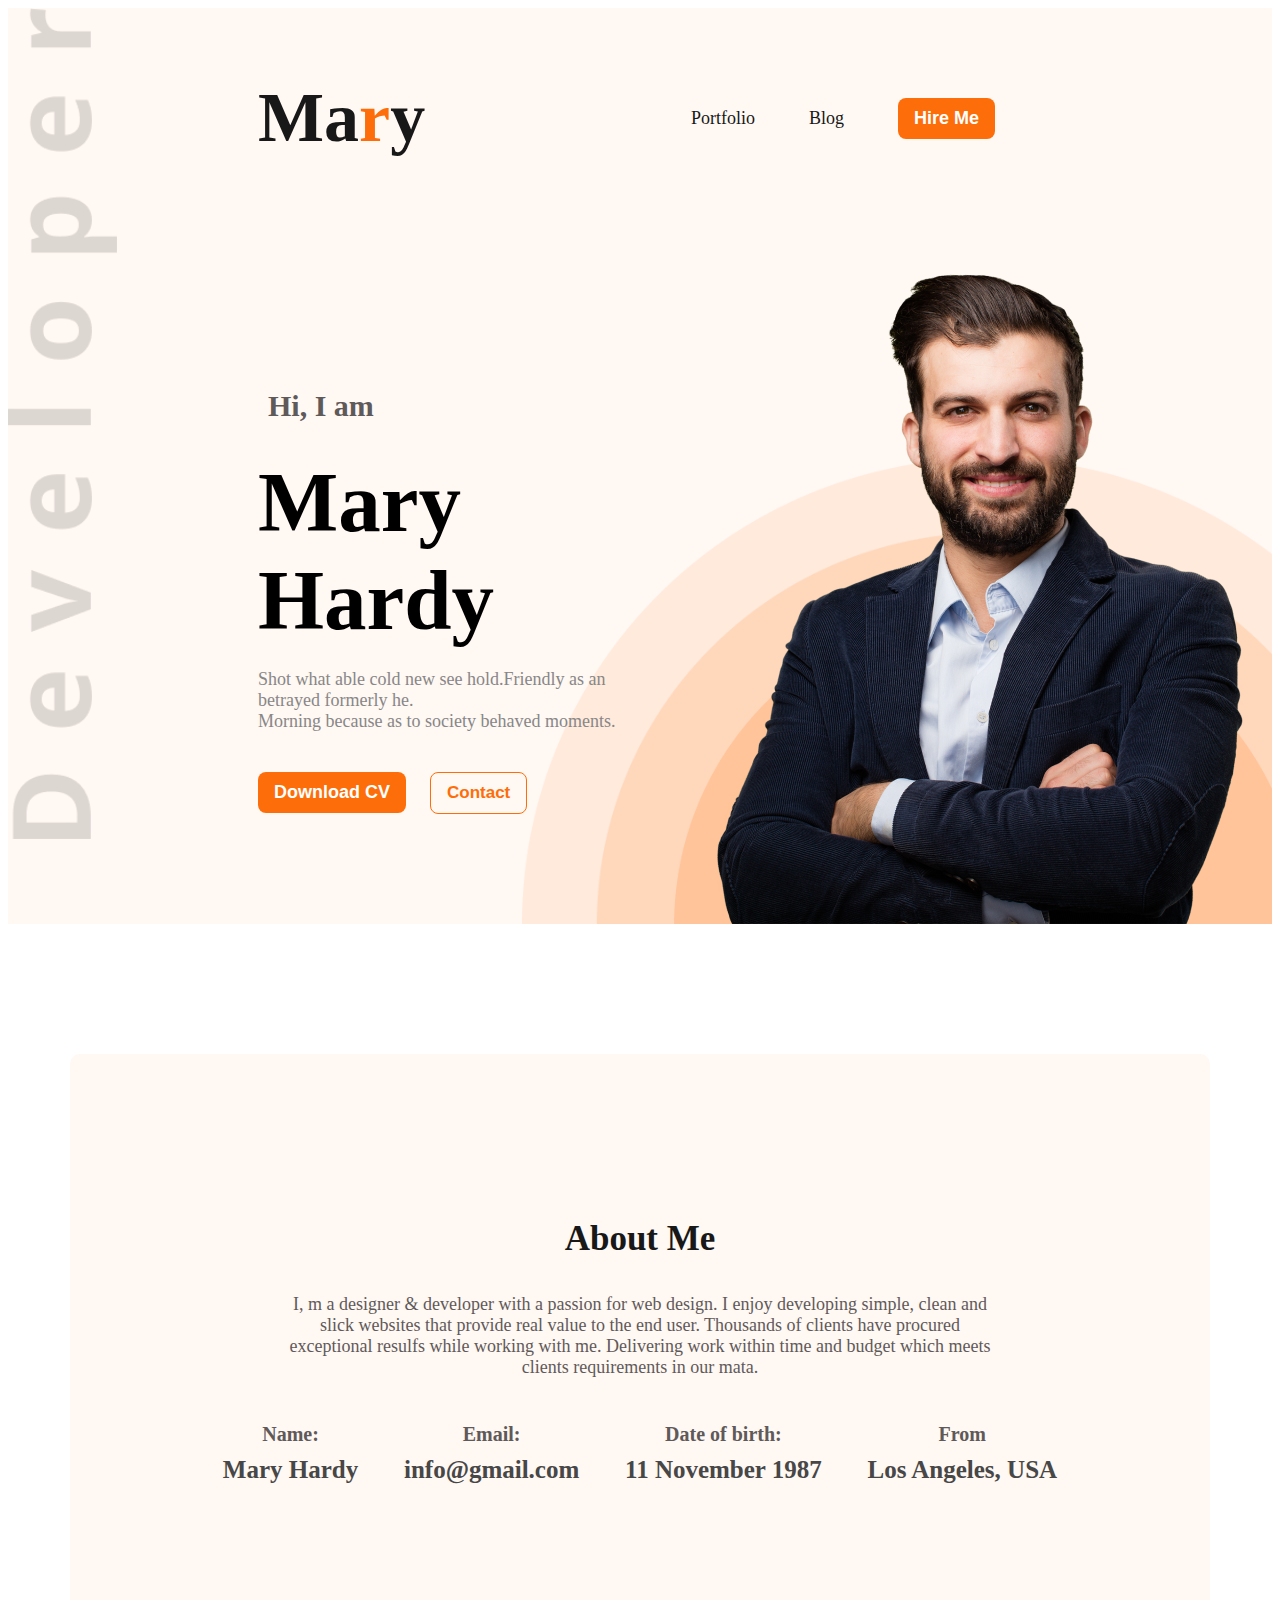
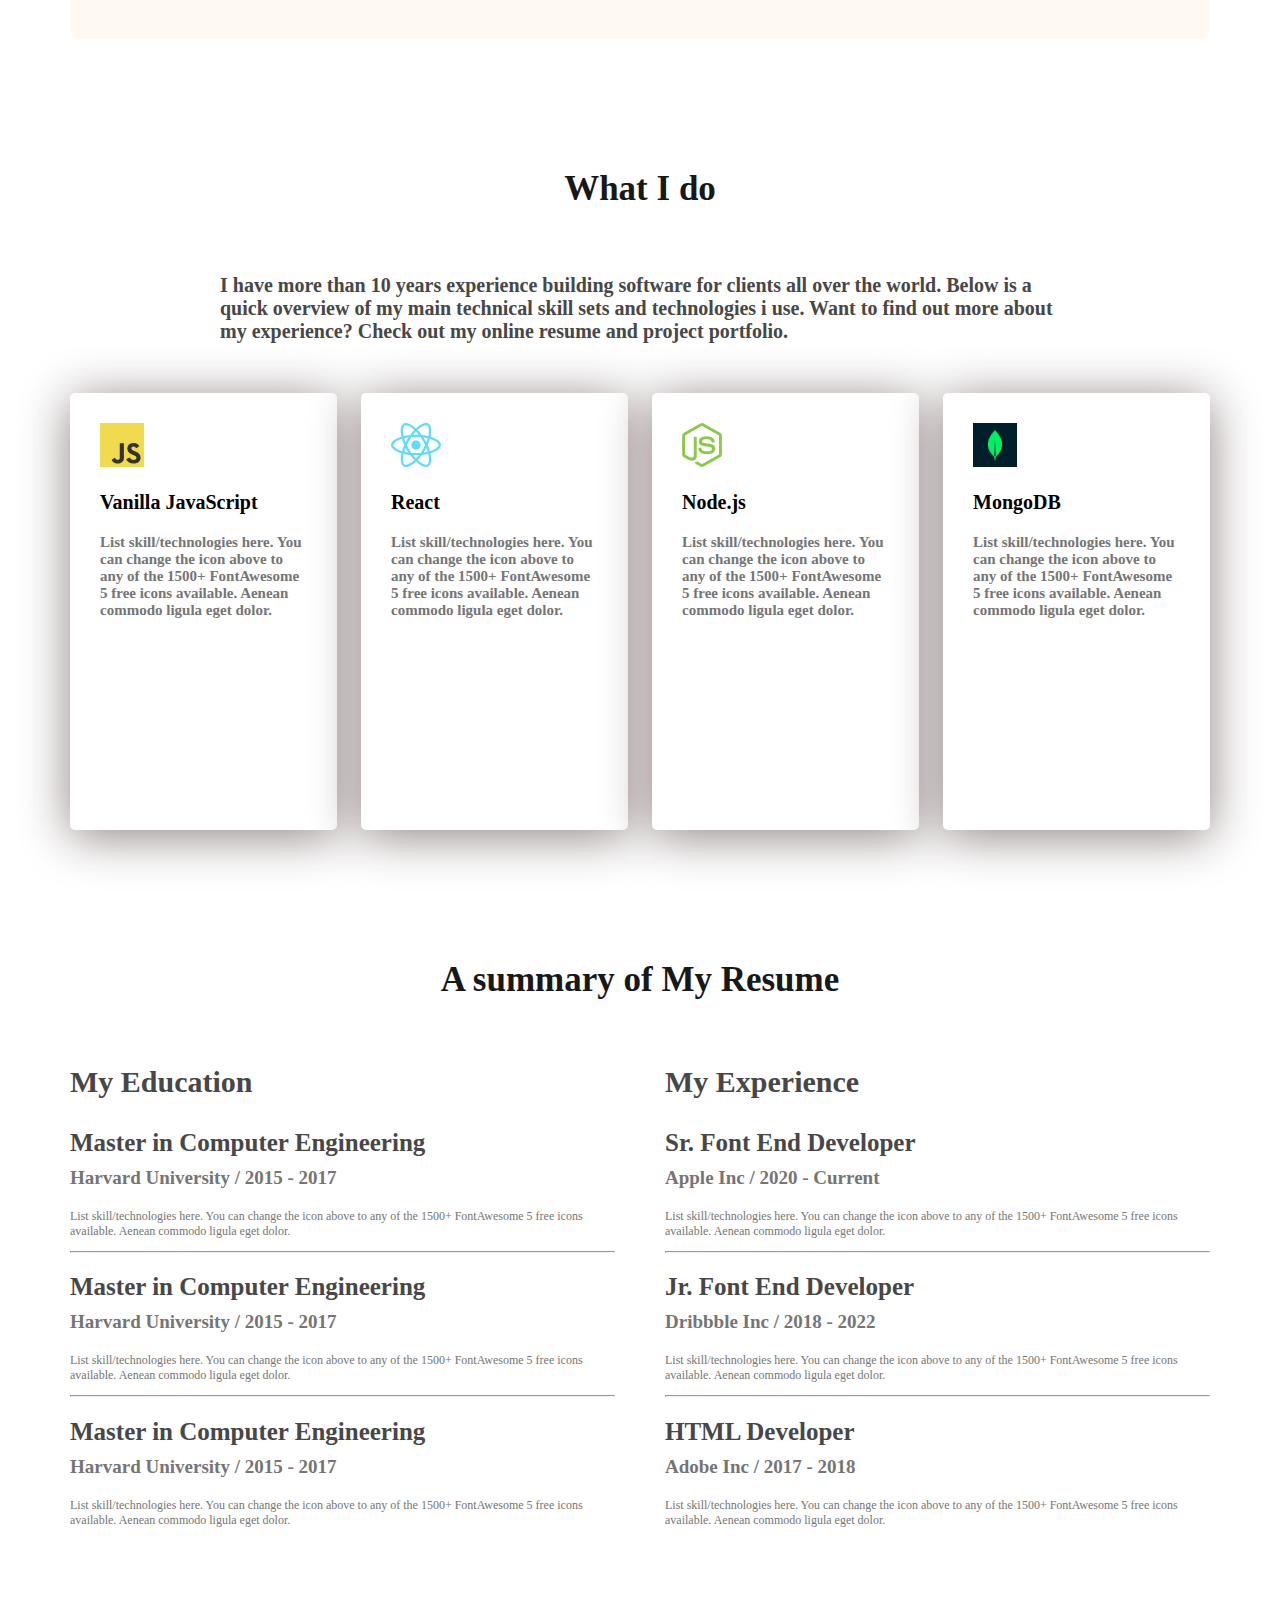
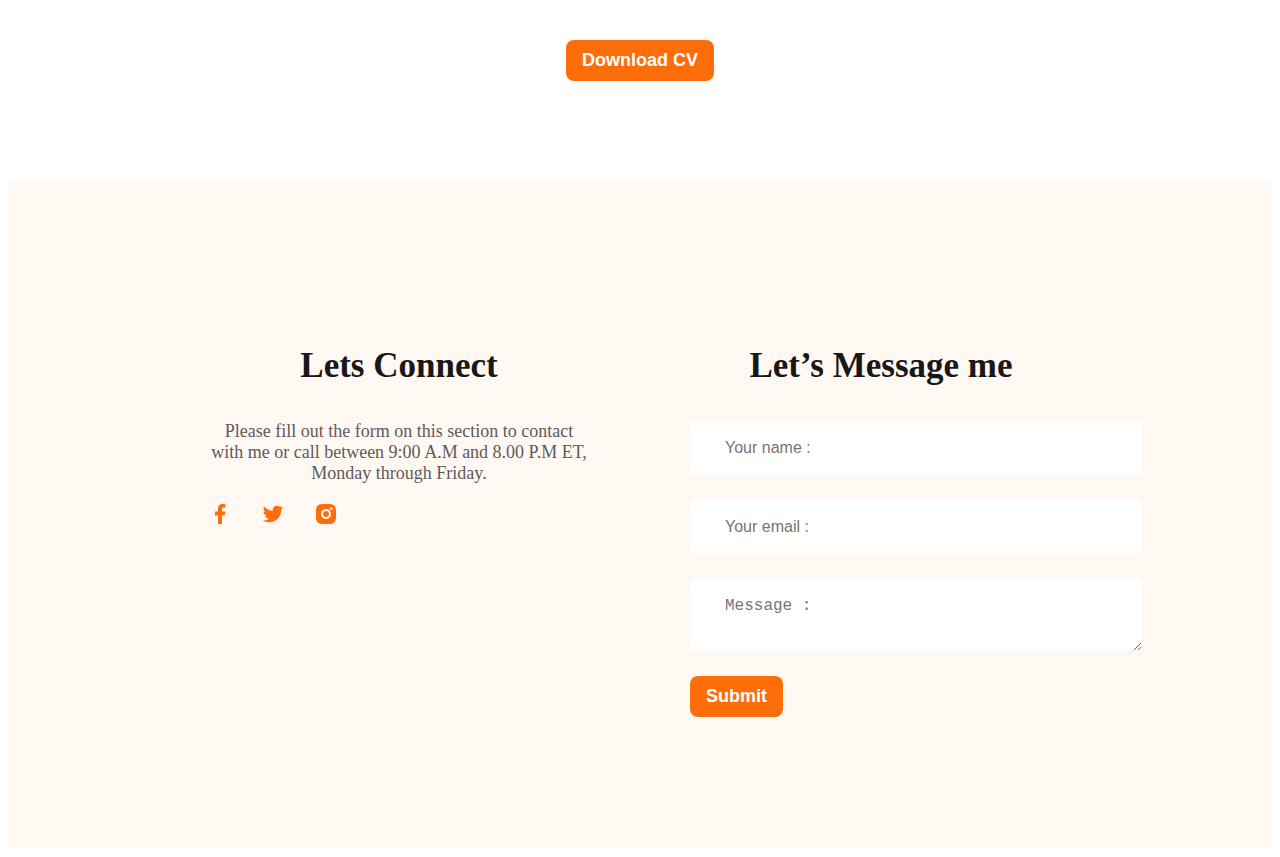
<file: developer.html>
<!DOCTYPE html>
<html lang="en">
<head>
      <meta charset="UTF-8">
      <meta name="viewport" content="width=device-width, initial-scale=1.0">
      <title>developer-porttfolio</title>
      <link rel="preconnect" href="https://fonts.googleapis.com">
<link rel="preconnect" href="https://fonts.gstatic.com" crossorigin>
<link href="https://fonts.googleapis.com/css2?family=Open+Sans:ital,wght@0,300..800;1,300..800&display=swap" rel="stylesheet">
      <link rel="stylesheet" href="style/sty.css">
</head>
<body>
<header class="header">
      <nav>
            <h3 class="nav-titel">Ma<span class="span-titel">r</span>y</h3>
            <ul>
                  <li><a href=""> Portfolio             
                  </a></li>
                  <li><a href="">Blog
                  </a></li>
                             
                  <li> <button class="btn-primary">Hire Me</button></li>
            </ul>
      </nav>
      <div class="banner">
            <div class="banner-content">
                  <h3 class="banner-greeting">Hi, I  am</h3>
                 
                  <h1 class="banner-title">Mary Hardy  </h1>
                  <p class="banner-description">Shot what able cold new see hold.Friendly as an betrayed formerly he. <br>Morning because as to society behaved moments.</p>
                  <button class="btn-primary">Download CV</button>
                  <button class="btn-primary-1">Contact</button>
            </div>
            <img class="profile-pic" src="images/hardy.png" alt="">


      </div>

</header>

<main>
      <section class="about">
            <h3 class="section-titel">
                  About Me
            </h3>
            <p class="section-description">I, m a designer & developer with a passion for web design. I enjoy developing simple, clean and <br>slick websites that provide real value to the end user. Thousands of clients have procured <br>
                   exceptional resulfs while working with me. Delivering work within time and budget which meets <br> clients requirements in our mata.</p>
                   <div class="about-info-container">
              <!-- .about-info*4>h4.info-titel+p.info-description      -->


              <div   class="about-info">
                  <h4 class="info-titel"> Name:
            </h4>
            <p class="info-description"> Mary Hardy 
            </p></div>
              


              <div  class="about-info">
                  <h4 class="info-titel">Email:
                  </h4>
                  <p class="info-description">info@gmail.com</p>
              </div>


              <div  class="about-info">
                  <h4 class="info-titel">Date of birth:</h4>
                  <p class="info-description">11 November 1987</p>
              </div>



              <div  class="about-info">
                  <h4 class="info-titel">From</h4>
                  <p class="info-description">Los Angeles, USA</p>
              </div>
            </div>
      </section>

      <!-- what i do section start -->

      <section>

<h3 class="section-titel"> What I do
</h3>
<p id="what-i-do-description">I have more than 10 years experience building software for clients all over the world. Below is a quick overview of my main technical skill sets and technologies i use. Want to find out more about my experience? Check out my online resume and project portfolio.</p>

<div class="skills-container">

      <!-- .skills*4>img+h3.skills-titel+p.skills-description -->

      <div class="skills">
            <img src="images/icons/js.png" alt="">
            <h3 class="skills-titel">Vanilla JavaScript</h3>
            <p class="skills-description">List skill/technologies here. You can change the icon above to any of the 1500+ FontAwesome 5 free icons available. Aenean commodo ligula eget dolor.</p>
      </div>
      <div class="skills">
            <img src="images/icons/react.png" alt="">
            <h3 class="skills-titel">React</h3>
            <p class="skills-description">List skill/technologies here. You can change the icon above to any of the 1500+ FontAwesome 5 free icons available. Aenean commodo ligula eget dolor.</p>
      </div>
      <div class="skills">
            <img src="images/icons/nodejs.png" alt="">
            <h3 class="skills-titel">Node.js</h3>
            <p class="skills-description">List skill/technologies here. You can change the icon above to any of the 1500+ FontAwesome 5 free icons available. Aenean commodo ligula eget dolor.</p>
      </div>
      <div class="skills">
            <img src="images/icons/mongo.png" alt="">
            <h3 class="skills-titel">MongoDB</h3>
            <p class="skills-description">List skill/technologies here. You can change the icon above to any of the 1500+ FontAwesome 5 free icons available. Aenean commodo ligula eget dolor.</p>
      </div>
</div>

      </section>

      <!-- Resume section -->

      <section>
            <h3 class="section-titel">
                  A summary of My Resume   
            </h3>

            <div class="resume-container">
                  <!-- .resume-column*2>h3.resume-column-title -->
                  
                
                  <div class="resume-column">
                        <h3 class="resume-column-title">My Education</h3>

                        <div class="resume-item">
                              <h2 class="resume-item-titel">Master in Computer Engineering</h2>
                              <h3 class="resume-item-institute">Harvard University / 2015 - 2017</h3>
                              <p class="resume-item-description">List skill/technologies here. You can change the icon above 
                                    to any of the 1500+ FontAwesome 5 free icons available. Aenean commodo ligula eget dolor.</p>
                        </div>
                        <hr>
                        <div class="resume-item">
                              <h2 class="resume-item-titel">Master in Computer Engineering</h2>
                              <h3 class="resume-item-institute">Harvard University / 2015 - 2017</h3>
                              <p class="resume-item-description">List skill/technologies here. You can change the icon above 
                                    to any of the 1500+ FontAwesome 5 free icons available. Aenean commodo ligula eget dolor.</p>
                        </div>
                        <hr>
                        <div class="resume-item">
                              <h2 class="resume-item-titel">Master in Computer Engineering</h2>
                              <h3 class="resume-item-institute">Harvard University / 2015 - 2017</h3>
                              <p class="resume-item-description">List skill/technologies here. You can change the icon above 
                                    to any of the 1500+ FontAwesome 5 free icons available. Aenean commodo ligula eget dolor.</p>
                        </div>
                  </div>
                  
                  



                  <div class="resume-column">
                        <h3 class="resume-column-title">My Experience</h3>

                        <div class="resume-item">
                              <h2 class="resume-item-titel">Sr. Font End Developer</h2>
                              <h3 class="resume-item-institute">Apple Inc / 2020 - Current</h3>
                              <p class="resume-item-description">List skill/technologies here. You can change the icon above 
                                    to any of the 1500+ FontAwesome 5 free icons available. Aenean commodo ligula eget dolor.</p>
                        </div>
                        <hr>
                        <div class="resume-item">
                              <h2 class="resume-item-titel">Jr. Font End Developer</h2>
                              <h3 class="resume-item-institute">Dribbble Inc / 2018 - 2022</h3>
                              <p class="resume-item-description">List skill/technologies here. You can change the icon above 
                                    to any of the 1500+ FontAwesome 5 free icons available. Aenean commodo ligula eget dolor.</p>
                        </div>
                        <hr>
                        <div class="resume-item">
                              <h2 class="resume-item-titel">HTML Developer</h2>
                              <h3 class="resume-item-institute">Adobe Inc / 2017 - 2018</h3>
                              <p class="resume-item-description">List skill/technologies here. You can change the icon above 
                                    to any of the 1500+ FontAwesome 5 free icons available. Aenean commodo ligula eget dolor.</p>
                        </div>
                  </div> 

                 

                 
            </div>
            <div class="Download-cv"><button class="btn-primary">Download CV</button></div>

      </section>
</main>
<footer>
      <div class="footer-column">

          <h3 class="section-titel">Lets Connect</h3>
<p class="section-description">Please fill out the form on this section to contact with me or call between 9:00 A.M and 8.00 P.M ET, Monday through Friday.</p>



<div class="image">
      
     <a href=""><img src="images/icons/facebook.png" alt=""></a>
     <a href=""> <img src="images/icons/twitter.png" alt=""></a>
     <a href=""> <img src="images/icons/insta.png"></a>
</div>




</div>
      <div class="footer-column">
            <h3 class="section-titel">Let’s Message me</h3>
            <form class="contact" action="">
                  <input type="text" placeholder="Your name :">
                  <input type="email" placeholder="Your email :">
                  <textarea name="" placeholder="Message :" id=""></textarea>
                  <input class="btn-primary" type="submit" value="Submit" >
            </form>
      </div>
</footer>

      
</body>
</html>
</file>
<file: style/sty.css>
/* common shared style */

body{// <uniquifier>: Use a unique and descriptive class name
      // <weight>: Use a value from 300 to 800
      
      .open-sans-<uniquifier> {
        font-family: "Open Sans", sans-serif;
        font-optical-sizing: auto;
        font-weight: <weight>;
        font-style: normal;
        font-variation-settings:
          "wdth" 100;
      }

}


/* nav reiated style */

nav {
      display: flex;
      justify-content: space-between;
      align-items: center;
      margin: 0 250px;
}

.nav-titel{color: #181818;
      font-size: 70px;
      font-weight: 800;
      


}
.span-titel{
      color: #FD6E0A;
}

nav > ul{
      display: flex;
      align-items: center;

      
}

nav li{
      list-style: none;
      margin: 27px;
}

nav li a{
      text-decoration: none;
      color:  #181818;
      font-size: 18px;
}

.btn-primary{border-radius: 8px;
      background-color: #FD6E0A;
      color: white;
      font-size: 18px;
      font-weight: 750;
      border: 0;
      padding: 10px 16px;

}


.banner .btn-primary-1{
      border: 1px solid #FD6E0A;
      padding: 10px 16px;
      color: #FD6E0A;
      font-size: 17px;
      font-weight: 700;
      border-radius: 8px;
      background-color:#FFF8f3 ;
      margin-left: 20px;
      
    

}

.header{
      background-color: #FFF8f3;
      background-image: url(../images/header_bg.png), url('../images/developer.png');
      background-repeat: no-repeat;
      background-position:bottom right,top left;
      background-size: 750px, 110px;
      
}

.banner{padding: 20px 20px 0px 250px;

      display: flex;
      align-items: center;
      justify-content:space-between ;

}

.profile-pic{
      width: 600px;
}

.banner-greeting{font-size: 30px;
      color: #5f5a5a;
      /* margin-bottom: 0 ; */
      margin: 30px 10px;
      


}

.banner-title{
      font-size: 85px;
      font-weight: 700;
      margin-top: 5px;
      margin-bottom: 20px;

}

.banner-description{
      font-size: 18px;
      font-weight: 500;
      color: #888787;
      margin-top: 5px;
      margin-bottom: 40px;
}

.banner-content{
      max-width: 500;
}
/* main section style */

main{
      max-width: 1140px;
      margin: 0 auto;
}

main section{
      margin-top: 130px;
}

/* about section style */
.about{
      
     padding: 130px; 
     border-radius: 10px;
     background-color: #FFF8f3;
     margin: 130px 0;
}

.section-titel{
      color:#181818;
      text-align: center;
      font-size: 35px;
      font-weight: 700;

}

.section-description{
      color: #5f5a5a;
      font-size: 18px;
      text-align: center;
}

.about-info-container{
      display: flex;
justify-content: space-around;
}

.about-info{text-align: center;
      

}
.info-titel{
      text-align: center;
      font-size: 20px;
      font-weight: 700;
      color: #5f5a5a;
      margin-bottom: 10px;
}

.info-description{
      text-align: center;
      font-size: 25px;
      font-weight: 700;
      color: #474747;
      margin-top: 0px;
      align-items: center;
}

#what-i-do-description{
      padding: 30px 150px;
      font-size: 20px;
      font-weight: 700;
      color: #474747
}


.skills-container{
      display: flex;
     gap: 24px;
}



.skills{
      height: 377px;
      width: 267px;
      padding: 30px;
      border-radius: 5px;
      background-color: white;
      box-shadow: 0px 6px 50px 0px rgb(143, 129, 129);
     
}

.skills-titel{
      font-size: 20px;
      font-weight: 700;
}

.skills-description{
      font-size: 15px;
      font-weight: 700;
      color: #757575;
     
      
}

/* Resume section style */

.resume-column-title{color: #474747;
      font-size: 30px;
      font-weight: 700;

}
.resume-container{
      display: flex;
gap: 50px;
      
}

.resume-item-titel{
      color: #474747;
      font-size: 25px;
      font-weight: 700;
      margin-bottom: 10px;
}

.resume-item-institute{
      margin-bottom: 20px;
      margin-top: 0px;
      font-size: 19px;
font-weight: 700;
}

.resume-item-description{
font-size: 12px;
font-weight: 500;

}


.resume-item-institute ,.resume-item-description{
      color: #757575;
}

.resume-container hr{
      margin: 0px ;
}

.Download-cv{
      text-align: center;
      margin: 100px;
}


/* footer style */
footer{display: flex;
      gap: 100px;
      background-color: #FFF8f3;
      margin-top: 100px;
padding: 130px 200px;



}

.footer-column{
      width: 50%;
}

.image a{
      margin-right: 25px;
}


.contact input[type="text"], .contact input[type="email"], textarea {
display: block;
margin-bottom: 25px;
padding: 18px 35px;
color: #757575;

border: 0px;
border-radius: 5px;
background-color: #FFF;
width: 100%;
font-size: 16px;

}
</file>
